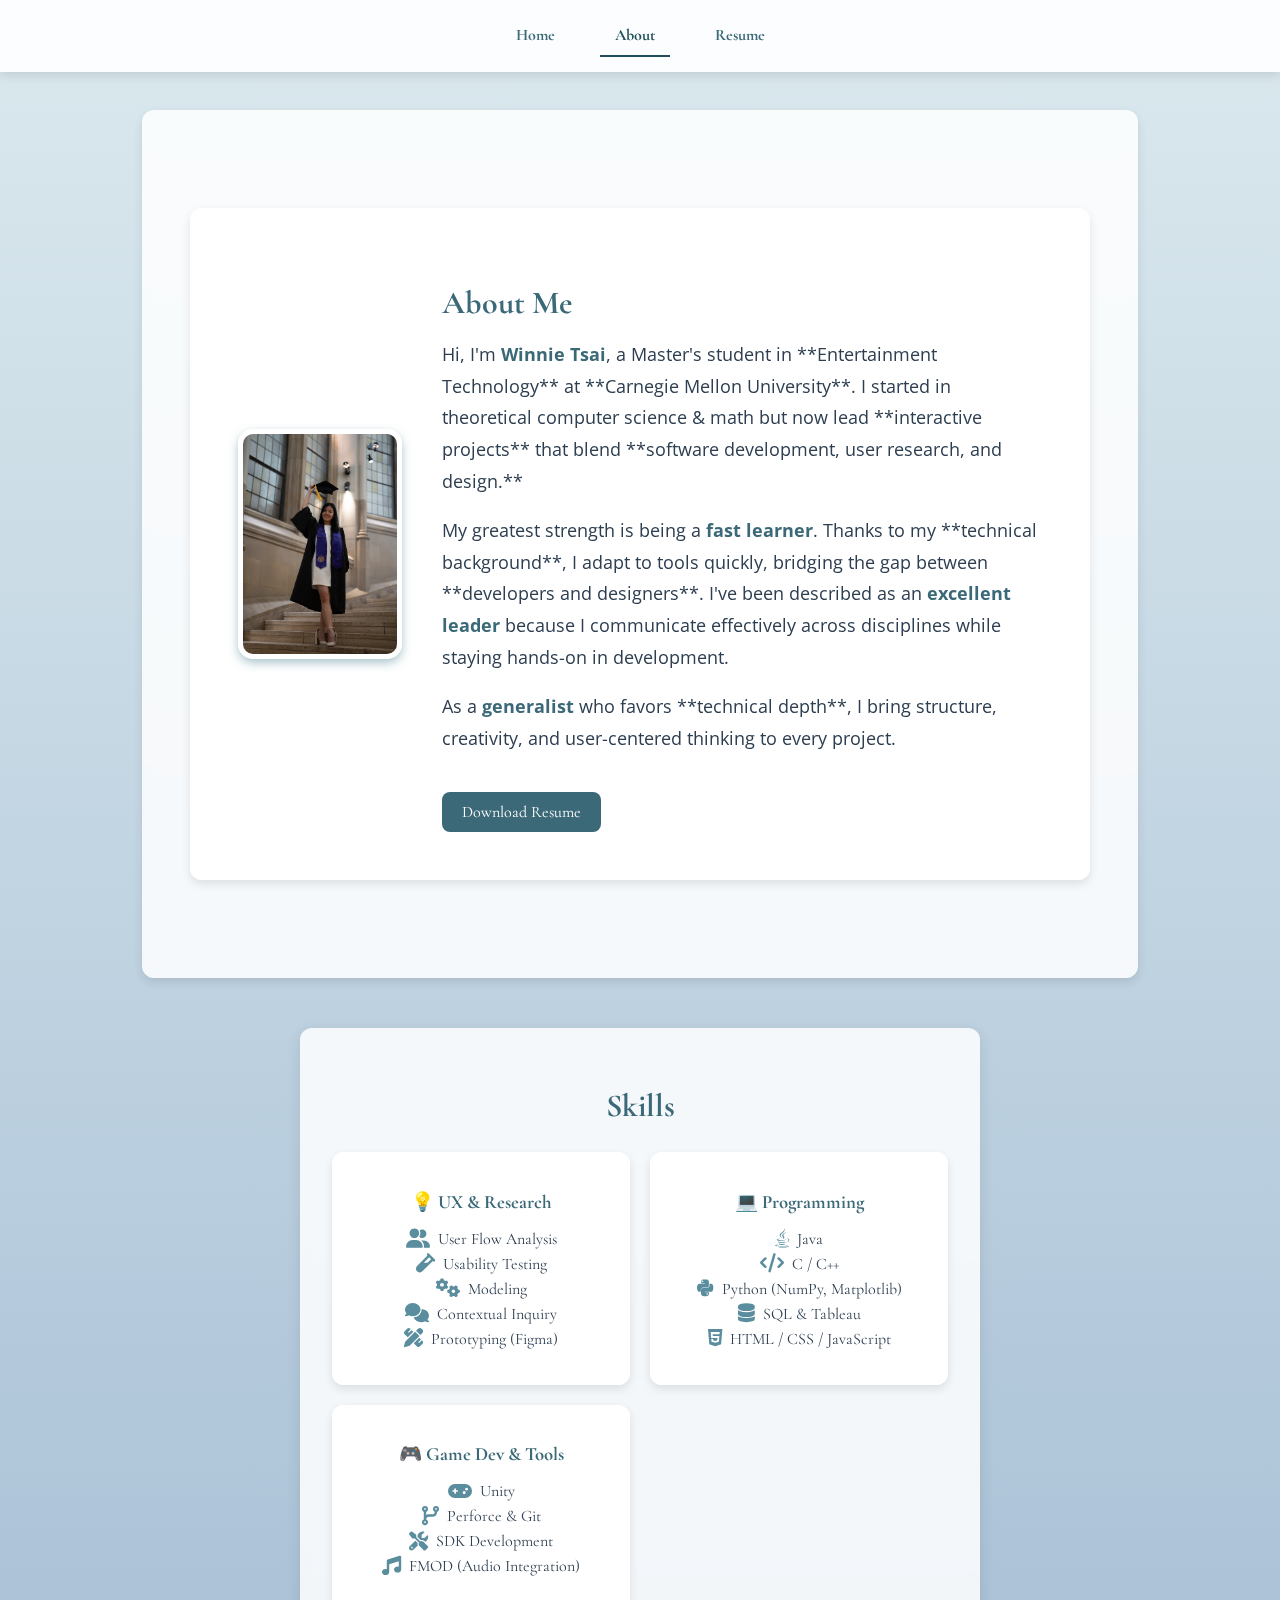
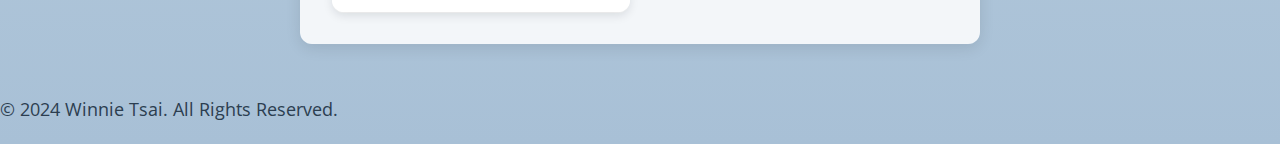
<file: docs/about.html>
<!DOCTYPE html>
<html lang="en">
<head>
  <meta charset="utf-8">
  <link rel="stylesheet" href="styles.css">
  <link rel="stylesheet" href="about.css">
  <script src="index.js" defer></script>
  <meta name="viewport" content="width=device-width, initial-scale=1.0">
  <link href="https://fonts.googleapis.com/css2?family=Cormorant+Garamond:wght@400;700&family=Open+Sans:wght@400;700&display=swap" rel="stylesheet">
  <link rel="stylesheet" href="https://cdnjs.cloudflare.com/ajax/libs/font-awesome/6.4.2/css/all.min.css">

  <title>About Me - Winnie Tsai</title>
</head>

<body>
  <header>
    <nav>
      <a href="index.html">Home</a>
      <a href="about.html" class="active">About</a>
      <a href="resume.html">Resume</a>
    </nav>
  </header>

  <section id="about">
    <div class="about-container">
      <img src="assets/winnie.png" alt="Winnie Tsai" class="about-photo">
      <div class="about-text">
        <h2>About Me</h2>
        <p>Hi, I'm <span class="highlight">Winnie Tsai</span>, a Master's student in **Entertainment Technology** at **Carnegie Mellon University**. 
           I started in theoretical computer science & math but now lead **interactive projects** that blend **software development, user research, and design.**</p>

        <p>My greatest strength is being a <span class="highlight">fast learner</span>. Thanks to my **technical background**, I adapt to tools quickly, bridging the gap between **developers and designers**.
           I've been described as an <span class="highlight">excellent leader</span> because I communicate effectively across disciplines while staying hands-on in development.</p>

        <p>As a <span class="highlight">generalist</span> who favors **technical depth**, I bring structure, creativity, and user-centered thinking to every project.</p>

        <a href="path-to-resume.pdf" class="resume-btn" target="_blank">Download Resume</a>
      </div>
    </div>
  </section>

  <section id="skills">
    <h2>Skills</h2>
    <div class="skills-container">
      <div class="skill-card">
        <h3>💡 UX & Research</h3>
        <ul>
          <li><i class="fas fa-user-friends"></i> User Flow Analysis</li>
          <li><i class="fas fa-vial"></i> Usability Testing</li>
          <li><i class="fas fa-cogs"></i> Modeling</li>
          <li><i class="fas fa-comments"></i> Contextual Inquiry</li>
          <li><i class="fas fa-pencil-ruler"></i> Prototyping (Figma)</li>
        </ul>
      </div>

      <div class="skill-card">
        <h3>💻 Programming</h3>
        <ul>
          <li><i class="fab fa-java"></i> Java</li>
          <li><i class="fas fa-code"></i> C / C++</li>
          <li><i class="fab fa-python"></i> Python (NumPy, Matplotlib)</li>
          <li><i class="fas fa-database"></i> SQL & Tableau</li>
          <li><i class="fab fa-html5"></i> HTML / CSS / JavaScript</li>
        </ul>
      </div>

      <div class="skill-card">
        <h3>🎮 Game Dev & Tools</h3>
        <ul>
          <li><i class="fas fa-gamepad"></i> Unity</li>
          <li><i class="fas fa-code-branch"></i> Perforce & Git</li>
          <li><i class="fas fa-tools"></i> SDK Development</li>
          <li><i class="fas fa-music"></i> FMOD (Audio Integration)</li>
        </ul>
      </div>
    </div>
  </section>

  <footer>
    <p>&copy; 2024 Winnie Tsai. All Rights Reserved.</p>
  </footer>
</body>
</html>
</file>
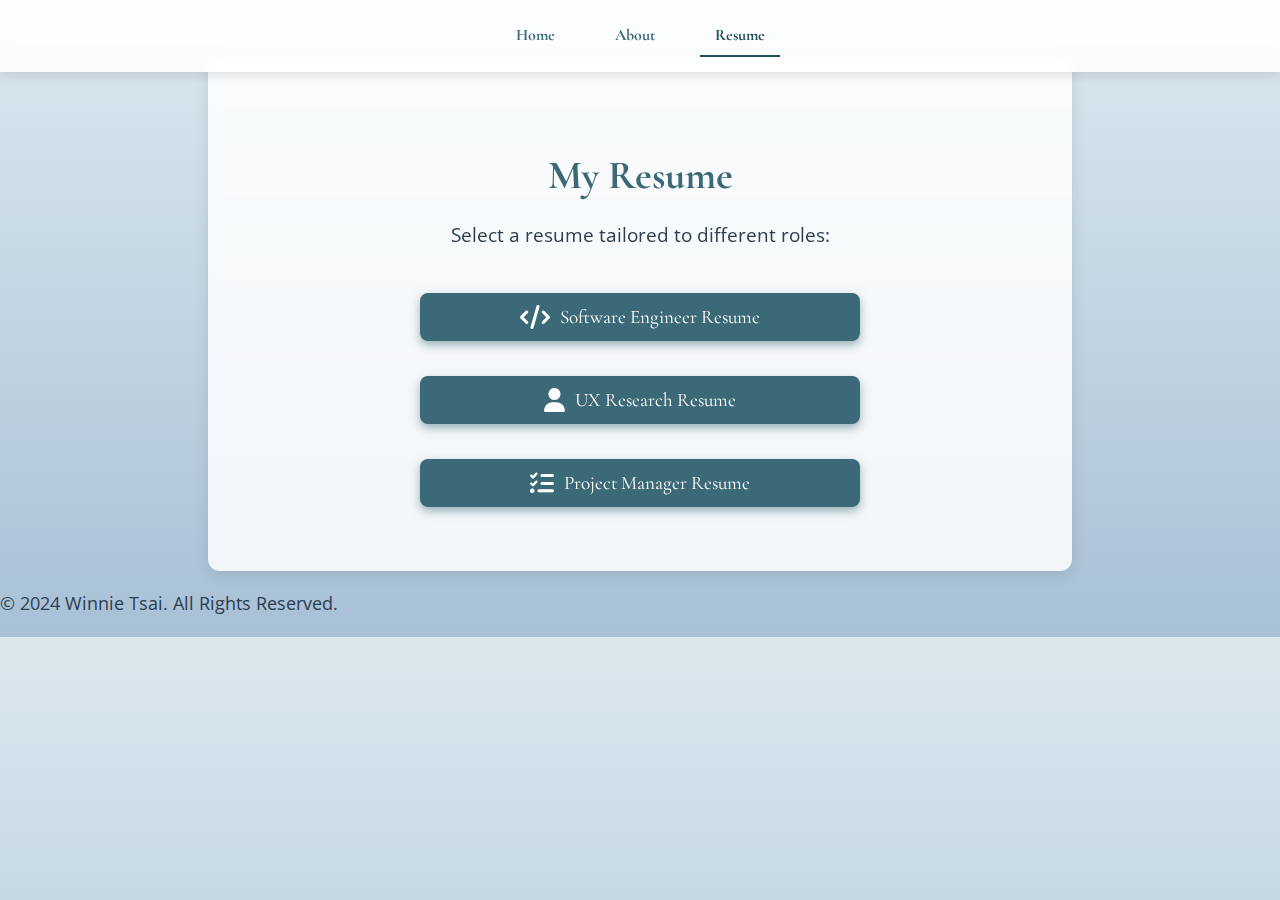
<file: docs/resume.html>
<!DOCTYPE html>
<html lang="en">
<head>
  <meta charset="utf-8">
  <link rel="stylesheet" href="styles.css">
  <link rel="stylesheet" href="resume.css">
  <script src="index.js" defer></script>
  <meta name="viewport" content="width=device-width, initial-scale=1.0">
  <link href="https://fonts.googleapis.com/css2?family=Cormorant+Garamond:wght@400;700&family=Open+Sans:wght@400;700&display=swap" rel="stylesheet">
  <link rel="stylesheet" href="https://cdnjs.cloudflare.com/ajax/libs/font-awesome/6.4.2/css/all.min.css">

  <title>Resume - Winnie Tsai</title>
</head>

<body>
  <header>
    <nav>
      <a href="index.html">Home</a>
      <a href="about.html">About</a>
      <a href="resume.html" class="active">Resume</a>
    </nav>
  </header>

  <!-- Resumes -->
   <!-- Resume Section -->
  <section id="resume">
    <h1>My Resume</h1>
    <p>Select a resume tailored to different roles:</p>

    <div class="resume-links">
      <a href="https://docs.google.com/document/d/1dzg11A2fp36GvrsqNqF1Hu42beqVZLsG8ya_EU-TJYM/edit?usp=sharing" 
         target="_blank" class="resume-btn">
        <i class="fas fa-code"></i> Software Engineer Resume
      </a>
      
      <a href="https://docs.google.com/document/d/1QPoMu9CgSIVKH0xibRVe7mbNNiGmEo6VS4eUyG42sw4/edit?usp=sharing" 
         target="_blank" class="resume-btn">
        <i class="fas fa-user"></i> UX Research Resume
      </a>

      <a href="https://docs.google.com/document/d/1yH7WFQE7aEgWSzd0lH3yHCRcCUDNq4jDvCT-qofkS7w/edit?usp=sharing" 
         target="_blank" class="resume-btn">
        <i class="fas fa-tasks"></i> Project Manager Resume
      </a>
    </div>
  </section>

  <footer>
    <p>&copy; 2024 Winnie Tsai. All Rights Reserved.</p>
  </footer>
</body>
</html>
</file>
<file: docs/about.css>
/* About Page */
.about-container {
    display: flex;
    align-items: center;
    justify-content: center;
    gap: 40px;
    max-width: 900px;
    margin: 50px auto;
    padding: 3rem;
    background: rgba(255, 255, 255, 0.85);
    border-radius: 12px;
    box-shadow: 0 4px 10px rgba(0, 0, 0, 0.1);
    backdrop-filter: blur(5px);
  }
  
  /* About Photo */
  .about-photo {
    width: 220px;
    height: 220px;
    border-radius: 15px;
    object-fit: cover;
    box-shadow: 0 4px 10px rgba(90, 141, 157, 0.5);
    border: 5px solid rgba(255, 255, 255, 0.7);
  }
  
  /* Resume Button */
  .resume-btn {
    display: inline-block;
    background: #3b6978;
    color: white;
    padding: 10px 20px;
    border-radius: 8px;
    text-decoration: none;
    margin-top: 20px;
    transition: all 0.3s ease;
  }
  
  .resume-btn:hover {
    background: #204e5a;
  }
  
  @media (max-width: 768px) {
    .about-container {
      flex-direction: column;
      text-align: center;
    }
  }
</file>
<file: docs/resume.css>
/* Resume Page */
#resume {
    text-align: center;
    padding: 4rem 2rem;
    max-width: 800px;
    margin: auto;
  }
  
  #resume h1 {
    font-size: 2.5rem;
    color: #3b6978;
    margin-bottom: 10px;
  }
  
  #resume p {
    font-size: 1.2rem;
    color: #2c3e50;
    margin-bottom: 20px;
  }
  
  /* Resume Links */
  .resume-links {
    display: flex;
    flex-direction: column;
    gap: 15px;
    align-items: center;
  }
  
  .resume-btn {
    display: flex;
    align-items: center;
    gap: 10px;
    background: #3b6978;
    color: white;
    padding: 12px 20px;
    border-radius: 8px;
    text-decoration: none;
    font-size: 1.2rem;
    transition: all 0.3s ease;
    width: 100%;
    max-width: 400px;
    justify-content: center;
    box-shadow: 0 4px 10px rgba(59, 105, 120, 0.5);
  }
  
  .resume-btn:hover {
    background: #204e5a;
    transform: scale(1.05);
  }
  
  /* Icons */
  .resume-btn i {
    font-size: 1.5rem;
  }
  
  /* Responsive */
  @media (max-width: 600px) {
    .resume-btn {
      font-size: 1rem;
      padding: 10px 15px;
    }
  
    .resume-btn i {
      font-size: 1.2rem;
    }
  }
</file>
<file: docs/styles.css>
/* General Reset */
body {
  font-family: 'Cormorant Garamond', serif;
  margin: 0;
  padding: 0;
  background: linear-gradient(to bottom, #dbe9ee, #a8c0d6); /* Soft blues */
  color: #2c3e50; /* Deep gray-blue */
}

/* Layout and Structure */
#hero {
  display: flex;
  flex-direction: column;
  align-items: center;
  justify-content: center;
  height: 100vh;
  text-align: center;
  background: rgba(255, 255, 255, 0.7); /* Transparent white overlay */
  backdrop-filter: blur(5px);
  padding: 20px;
  box-shadow: 0 4px 10px rgba(0, 0, 0, 0.1);
  border-radius: 8px;
}

#photo-overlay {
  position: relative;
  width: 200px;
  height: 200px;
  border: 5px solid rgba(255, 255, 255, 0.7); /* Transparent border */
  border-radius: 15px; /* Rounded rectangle */
  backdrop-filter: blur(8px);
  overflow: hidden;
  box-shadow: 0 4px 10px rgba(90, 141, 157, 0.5); /* Subtle shadow */
}

#photo-overlay img {
  width: 100%;
  height: 100%;
  object-fit: cover;
  display: block;
}

/* Section */
section {
  margin: 50px 300px;
  padding: 20px;
  background: rgba(255, 255, 255, 0.85); /* Transparent white */
  backdrop-filter: blur(5px);
  border-radius: 12px;
  box-shadow: 0 4px 15px rgba(0, 0, 0, 0.1);
}

/* Projects Section */
#projects {
  padding: 2rem;
}

#project-cards {
  display: grid;
  grid-template-columns: repeat(auto-fit, minmax(300px, 1fr));
  gap: 1.5rem;
}

/* Collapsed Project Card */
.project-card {
  position: relative;
  width: 100%;
  cursor: pointer;
  border-radius: 12px;
  overflow: hidden;
  transition: transform 0.3s ease, box-shadow 0.3s ease;
}

.project-card:hover {
  transform: scale(1.05);
  box-shadow: 0 8px 20px rgba(0, 0, 0, 0.2);
}

.project-card img {
  width: 100%;
  height: 200px;
  object-fit: cover;
  display: block;
  transition: filter 0.3s ease;
}

.project-card:hover img {
  filter: brightness(0.7);
}

/* Title Overlay */
.project-title {
  position: absolute;
  bottom: 0;
  left: 0;
  width: 100%;
  padding: 10px;
  background: rgba(0, 0, 0, 0.6);
  color: white;
  text-align: center;
  font-size: 1.5rem;
  font-weight: bold;
}

/* Expanded Project Details */
.project-details {
  display: none; /* Initially hidden */
  flex-direction: column;
  background: rgba(255, 255, 255, 0.85);
  backdrop-filter: blur(8px);
  padding: 20px;
  border-radius: 12px;
  box-shadow: 0 4px 15px rgba(0, 0, 0, 0.1);
  color: #2c3e50;
  margin-top: 10px;
}

.project-details h3 {
  margin-top: 0;
}

.project-details p {
  margin: 5px 0;
}

/* Links */
.project-links {
  margin-top: 10px;
}

.project-links a {
  display: inline-block;
  background-color: #3b6978;
  color: white;
  padding: 8px 15px;
  border-radius: 8px;
  text-decoration: none;
  margin-right: 10px;
  transition: background 0.3s ease;
}

.project-links a:hover {
  background-color: #204e5a;
}

/* Buttons */
button {
  background-color: #3b6978; /* Cool slate blue */
  color: white;
  border-radius: 25px;
  padding: 10px 20px;
  border: none;
  cursor: pointer;
  transition: all 0.3s ease;
  box-shadow: 0 4px 10px rgba(59, 105, 120, 0.5);
}

button:hover {
  background-color: #204e5a; /* Darker slate blue */
  transform: translateY(-2px);
}

/* Tabs */
#tabs button {
  background: transparent;
  color: #3b6978;
  border: 2px solid #3b6978;
  padding: 10px 20px;
  margin-right: 10px;
  border-radius: 25px;
  cursor: pointer;
  transition: all 0.3s ease;
}

#tabs button:hover {
  background-color: #5a8d9d;
  color: white;
}

#tabs button.active {
  background-color: #3b6978;
  color: white;
  transform: translateY(-5px);
  box-shadow: 0 4px 15px rgba(0, 0, 0, 0.2);
}

/* Typography */
h1, h2, h3 {
  font-family: 'Cormorant Garamond', serif;
  color: #2c3e50;
}

h1 {
  font-size: 2.5rem;
}

h2 {
  font-size: 2rem;
  color: #3b6978;
}

p {
  font-family: 'Open Sans', sans-serif;
  line-height: 1.8;
  font-size: 1.1rem;
}

/* Lists */
.details-list {
  margin: 10px 0;
  padding: 0;
  list-style: none;
}

.details-list li {
  font-size: 1rem;
  margin: 10px 0;
}

/* Miscellaneous */
.hidden {
  display: none;
}

#error-container {
  text-align: center;
  color: #3b6978; /* Cool blue */
  padding: 1rem;
  background-color: rgba(240, 248, 255, 0.9); /* Transparent light blue */
  border-radius: 8px;
  border: 2px solid #3b6978;
}

button:focus, a:focus {
  outline: 2px solid #5a8d9d;
}

/* Expand Animation */
.expanded {
  display: flex;
  animation: fadeIn 0.4s ease-in-out;
}

@keyframes fadeIn {
  from {
    opacity: 0;
    transform: translateY(-10px);
  }
  to {
    opacity: 1;
    transform: translateY(0);
  }
}


/* Skills Section */
#skills {
  text-align: center;
  padding: 2rem;
}

.skills-container {
  display: grid;
  grid-template-columns: repeat(auto-fit, minmax(250px, 1fr)); /* Responsive columns */
  gap: 20px;
  justify-content: center;
  margin-top: 20px;
}

.skill-card {
  background: rgba(255, 255, 255, 0.85); /* Soft transparent white */
  border-radius: 12px;
  padding: 20px;
  box-shadow: 0 4px 10px rgba(0, 0, 0, 0.1);
  backdrop-filter: blur(8px);
  text-align: center;
}

.skill-card h3 {
  margin-bottom: 10px;
  color: #3b6978;
}

.skill-card ul {
  list-style: none;
  padding: 0;
}

.skill-card li {
  margin: 5px 0;
  font-size: 1rem;
  color: #2c3e50;
  display: flex;
  align-items: center;
  justify-content: center;
}

.skill-card li i {
  margin-right: 8px;
  color: #5a8d9d;
}

/* Adjust icons size */
.skill-card i {
  font-size: 1.2rem;
}

/* About Section */
#about {
  display: flex;
  align-items: center;
  justify-content: center;
  gap: 40px;
  padding: 3rem;
  max-width: 900px;
  margin: 50px auto;
  background: rgba(255, 255, 255, 0.85);
  border-radius: 12px;
  box-shadow: 0 4px 10px rgba(0, 0, 0, 0.1);
  backdrop-filter: blur(5px);
}

.about-text {
  max-width: 600px;
}

.about-text h2 {
  font-size: 2rem;
  color: #3b6978;
  margin-bottom: 15px;
}

.about-text p {
  font-size: 1.1rem;
  line-height: 1.8;
  color: #2c3e50;
}

.highlight {
  color: #3b6978;
  font-weight: bold;
}

.about-photo {
  width: 220px;
  height: 220px;
  border-radius: 15px;
  object-fit: cover;
  box-shadow: 0 4px 10px rgba(90, 141, 157, 0.5);
  border: 5px solid rgba(255, 255, 255, 0.7);
}

@media (max-width: 768px) {
  #about {
    flex-direction: column;
    text-align: center;
  }
}


/* Hero Section */
#hero {
  display: flex;
  flex-direction: column;
  align-items: center;
  justify-content: center;
  height: 100vh;
  text-align: center;
  background: linear-gradient(to bottom, rgba(255, 255, 255, 0.7), rgba(219, 233, 238, 0.7));
  backdrop-filter: blur(5px);
  padding: 20px;
  box-shadow: 0 4px 10px rgba(0, 0, 0, 0.1);
  border-radius: 8px;
  position: relative;
  overflow: hidden;
}

/* Subtle Floating Effect */
#hero-content {
  animation: floatUp 1.2s ease-in-out;
}

/* Parallax Background */
#hero::before {
  content: "";
  position: absolute;
  top: 0;
  left: 0;
  width: 100%;
  height: 100%;
  background: url('assets/hero-bg.jpg') no-repeat center center/cover;
  filter: blur(3px) brightness(0.7);
  z-index: -1;
}

/* Hero Image */
#photo-overlay {
  width: 200px;
  height: 200px;
  border-radius: 15px;
  overflow: hidden;
  box-shadow: 0 4px 10px rgba(90, 141, 157, 0.5);
  border: 5px solid rgba(255, 255, 255, 0.7);
  animation: fadeIn 1.5s ease-in-out;
}

/* Headings */
#hero h1 {
  font-size: 3rem;
  color: #2c3e50;
  font-weight: bold;
  animation: fadeIn 1.5s ease-in-out;
}

#hero p {
  font-size: 1.2rem;
  color: #3b6978;
  margin-top: 10px;
  animation: fadeIn 1.8s ease-in-out;
}

/* Animated Button */
#hero-button {
  background: #3b6978;
  color: white;
  padding: 12px 24px;
  border: none;
  border-radius: 25px;
  font-size: 1.2rem;
  cursor: pointer;
  transition: all 0.3s ease;
  box-shadow: 0 4px 10px rgba(59, 105, 120, 0.5);
  margin-top: 20px;
  animation: fadeIn 2s ease-in-out;
}

#hero-button:hover {
  background: #204e5a;
  transform: scale(1.1);
  box-shadow: 0 6px 15px rgba(59, 105, 120, 0.6);
}

/* Animations */
@keyframes fadeIn {
  from {
    opacity: 0;
    transform: translateY(10px);
  }
  to {
    opacity: 1;
    transform: translateY(0);
  }
}

@keyframes floatUp {
  from {
    opacity: 0;
    transform: translateY(20px);
  }
  to {
    opacity: 1;
    transform: translateY(0);
  }
}

/* About Page Layout */
.about-container {
  display: flex;
  align-items: center;
  justify-content: center;
  gap: 40px;
  max-width: 900px;
  margin: 50px auto;
  padding: 3rem;
  background: rgba(255, 255, 255, 0.85);
  border-radius: 12px;
  box-shadow: 0 4px 10px rgba(0, 0, 0, 0.1);
  backdrop-filter: blur(5px);
}

/* About Photo */
.about-photo {
  width: 220px;
  height: 220px;
  border-radius: 15px;
  object-fit: cover;
  box-shadow: 0 4px 10px rgba(90, 141, 157, 0.5);
  border: 5px solid rgba(255, 255, 255, 0.7);
}

/* Resume Button */
.resume-btn {
  display: inline-block;
  background: #3b6978;
  color: white;
  padding: 10px 20px;
  border-radius: 8px;
  text-decoration: none;
  margin-top: 20px;
  transition: all 0.3s ease;
}

.resume-btn:hover {
  background: #204e5a;
}

/* Navigation Bar */
nav {
  display: flex;
  justify-content: center;
  padding: 15px;
  background: rgba(255, 255, 255, 0.9);
  box-shadow: 0 4px 10px rgba(0, 0, 0, 0.1);
}

nav a {
  margin: 0 15px;
  text-decoration: none;
  color: #3b6978;
  font-weight: bold;
  transition: color 0.3s ease;
}

nav a:hover, nav a.active {
  color: #204e5a;
  border-bottom: 2px solid #204e5a;
}

@media (max-width: 768px) {
  .about-container {
    flex-direction: column;
    text-align: center;
  }
}


/* Sticky Navbar */
nav {
  position: fixed;
  top: 0;
  left: 0;
  width: 100%;
  background: rgba(255, 255, 255, 0.9); /* Semi-transparent */
  backdrop-filter: blur(5px); /* Smooth background blur */
  box-shadow: 0 4px 10px rgba(0, 0, 0, 0.1);
  padding: 15px 0;
  text-align: center;
  z-index: 1000;
}

nav a {
  margin: 0 15px;
  text-decoration: none;
  color: #3b6978;
  font-weight: bold;
  transition: color 0.3s ease;
  padding: 10px 15px;
  display: inline-block;
}

nav a:hover, nav a.active {
  color: #204e5a;
  border-bottom: 2px solid #204e5a;
}

/* Push content down so it's not hidden under navbar */
body {
  padding-top: 60px;
}


/* Projects Section */
#projects {
  padding: 4rem 2rem;
  text-align: center;
}

/* Tabs Styling */
#tabs {
  display: flex;
  justify-content: center;
  margin-bottom: 20px;
  gap: 15px;
}

#tabs button {
  background: transparent;
  color: #3b6978;
  border: 2px solid #3b6978;
  padding: 10px 20px;
  border-radius: 25px;
  cursor: pointer;
  font-size: 1rem;
  transition: all 0.3s ease;
}

#tabs button:hover {
  background-color: #5a8d9d;
  color: white;
}

#tabs button.active {
  background-color: #3b6978;
  color: white;
  transform: translateY(-3px);
  box-shadow: 0 4px 10px rgba(0, 0, 0, 0.2);
}

/* Project Cards Grid */
#project-cards {
  display: grid;
  grid-template-columns: repeat(auto-fit, minmax(300px, 1fr));
  gap: 1.5rem;
  justify-content: center;
  max-width: 1200px;
  margin: auto;
}

/* Collapsed Project Card */
.project-card {
  position: relative;
  width: 100%;
  border-radius: 12px;
  overflow: hidden;
  background: rgba(255, 255, 255, 0.9);
  box-shadow: 0 6px 12px rgba(0, 0, 0, 0.1);
  cursor: pointer;
  transition: transform 0.3s ease, box-shadow 0.3s ease;
}

.project-card:hover {
  transform: scale(1.03);
  box-shadow: 0 8px 20px rgba(0, 0, 0, 0.2);
}

/* Project Image */
.project-card img {
  width: 100%;
  height: 220px;
  object-fit: cover;
  display: block;
  transition: filter 0.3s ease;
}

.project-card:hover img {
  filter: brightness(0.75);
}

/* Title Overlay */
.project-title {
  position: absolute;
  bottom: 0;
  left: 0;
  width: 100%;
  padding: 12px;
  background: rgba(0, 0, 0, 0.6);
  color: white;
  text-align: center;
  font-size: 1.4rem;
  font-weight: bold;
  transition: background 0.3s ease;
}

/* Expanded Project Details */
.project-details {
  display: none;
  flex-direction: column;
  background: rgba(255, 255, 255, 0.95);
  backdrop-filter: blur(8px);
  padding: 20px;
  border-radius: 12px;
  box-shadow: 0 4px 15px rgba(0, 0, 0, 0.1);
  color: #2c3e50;
  margin-top: 10px;
  text-align: left;
}

.project-details h3 {
  margin-top: 0;
  font-size: 1.6rem;
  color: #3b6978;
}

.project-details p {
  margin: 5px 0;
  font-size: 1rem;
  line-height: 1.6;
  color: #2c3e50;
}

/* Project Links */
.project-links {
  margin-top: 15px;
}

.project-links a {
  display: inline-block;
  background-color: #3b6978;
  color: white;
  padding: 8px 15px;
  border-radius: 8px;
  text-decoration: none;
  margin-right: 10px;
  transition: background 0.3s ease, transform 0.2s ease;
}

.project-links a:hover {
  background-color: #204e5a;
  transform: scale(1.05);
}

/* Expand Animation */
.expanded {
  display: flex;
  animation: fadeIn 0.4s ease-in-out;
}

@keyframes fadeIn {
  from {
    opacity: 0;
    transform: translateY(-10px);
  }
  to {
    opacity: 1;
    transform: translateY(0);
  }
}


/* Expand Animation */
.expanded {
  display: flex;
  animation: fadeIn 0.4s ease-in-out;
}

@keyframes fadeIn {
  from {
    opacity: 0;
    transform: translateY(-10px);
  }
  to {
    opacity: 1;
    transform: translateY(0);
  }
}
</file>
